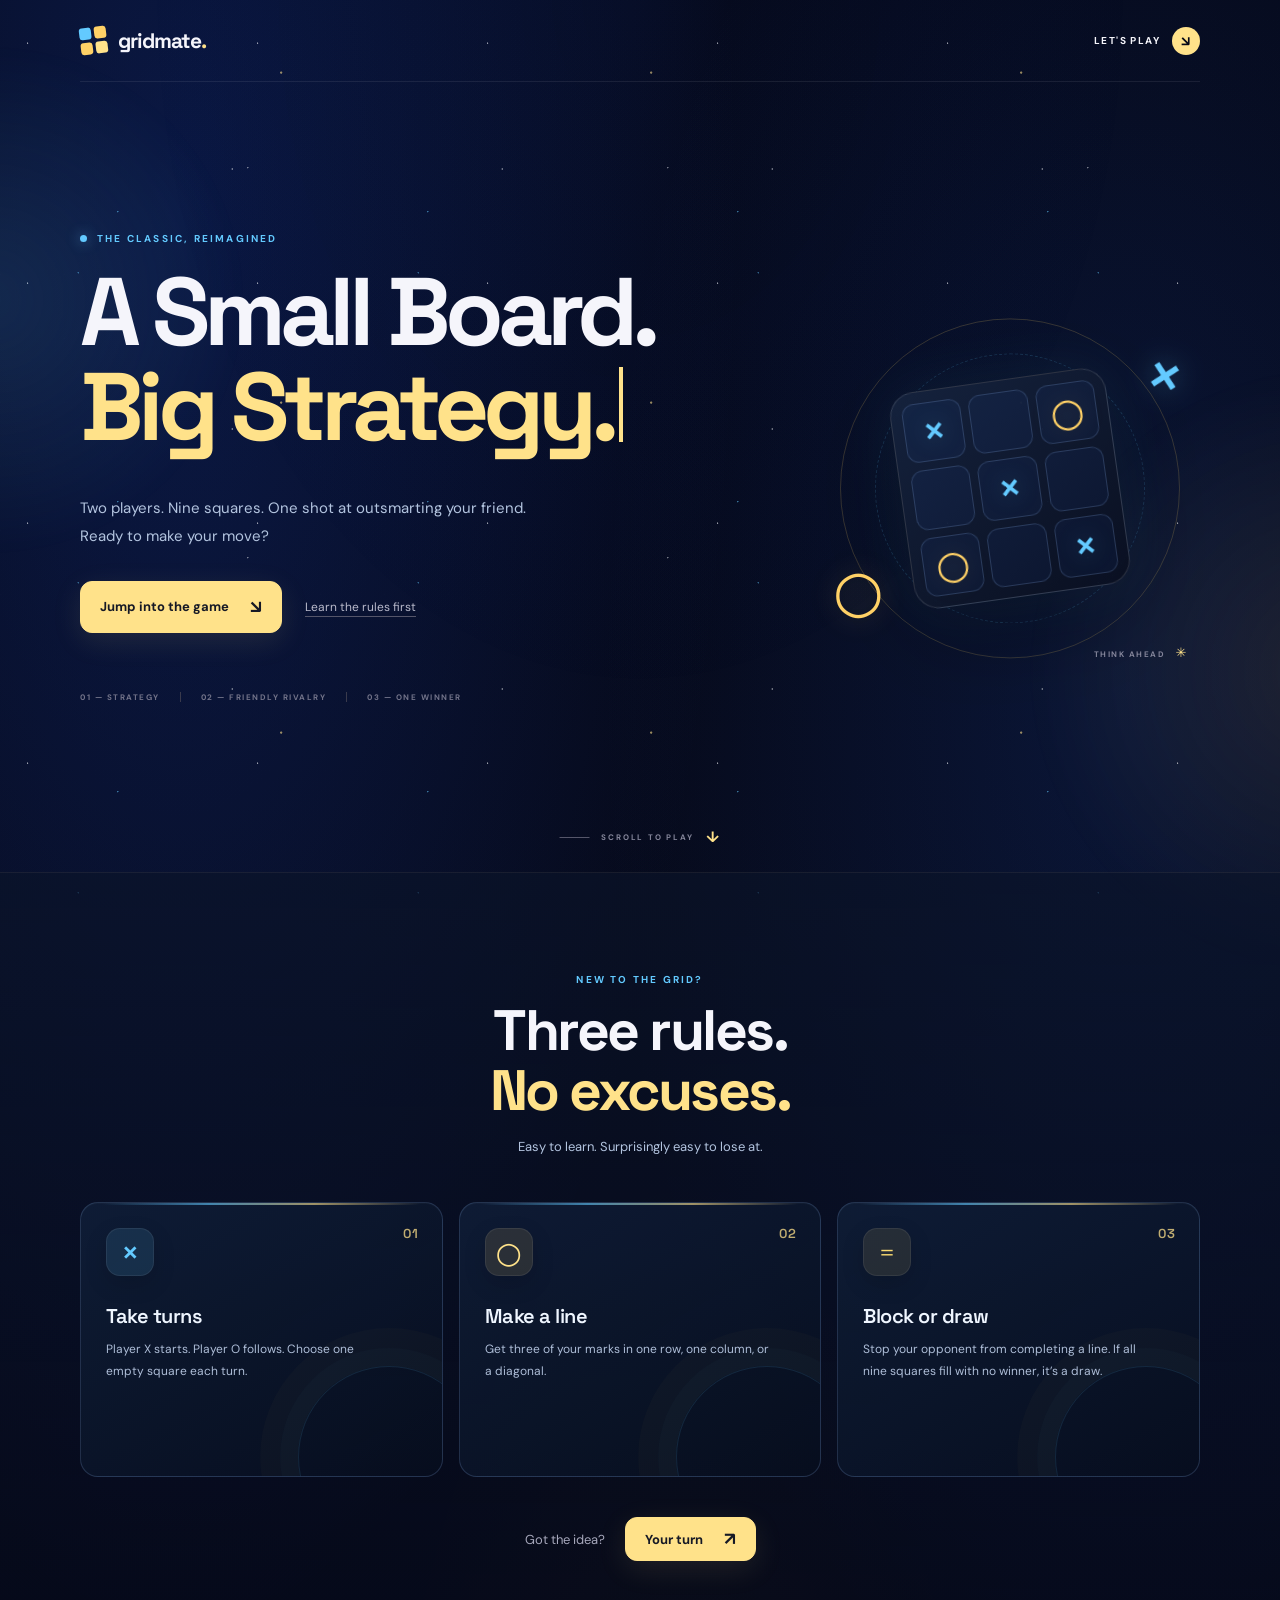
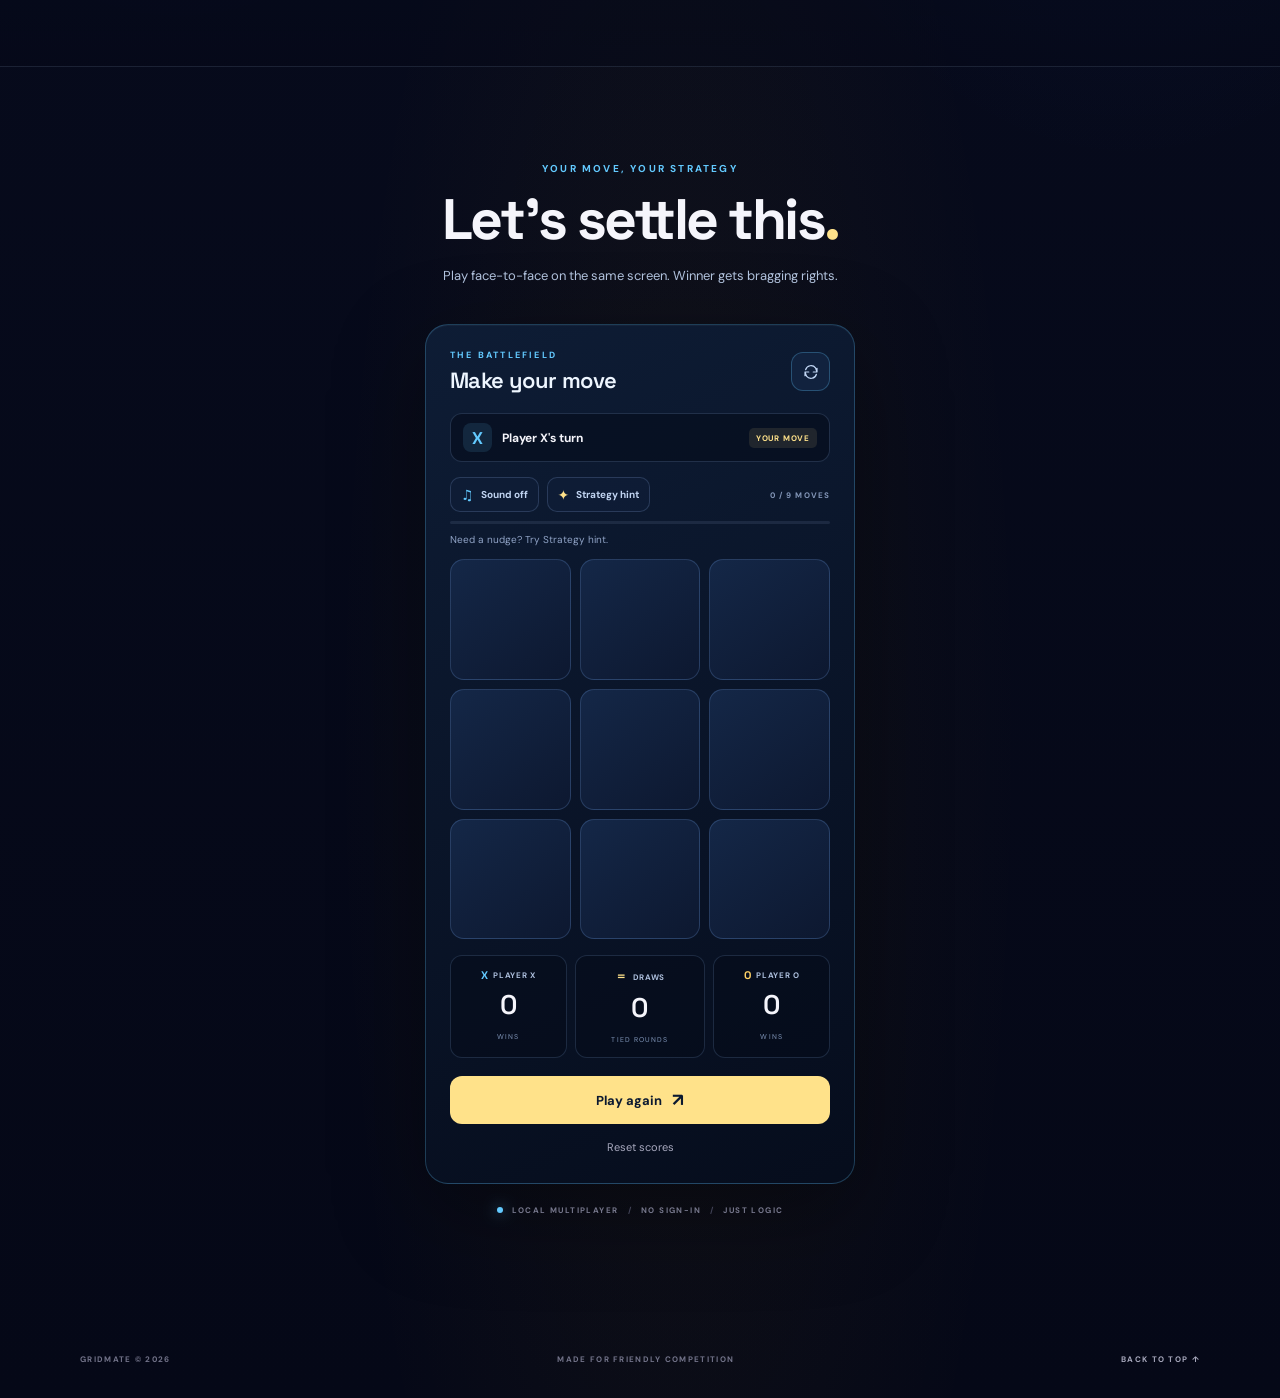
<file: index.html>
<!doctype html>
<html lang="en">
<head>
  <meta charset="utf-8">
  <meta name="viewport" content="width=device-width, initial-scale=1">
  <meta name="theme-color" content="#10111b">
  <meta name="description" content="A Small Board. Big Strategy. Play a stylish two-player Tic Tac Toe game and learn the rules.">
  <title>Gridmate — A Small Board. Big Strategy.</title>
  <link rel="preconnect" href="https://fonts.googleapis.com">
  <link rel="preconnect" href="https://fonts.gstatic.com" crossorigin>
  <link href="https://fonts.googleapis.com/css2?family=DM+Sans:wght@400;500;600;700&family=Space+Grotesk:wght@400;500;600;700&display=swap" rel="stylesheet">
  <link rel="stylesheet" href="style.css">
  <script src="script.js" defer></script>
</head>
<body class="is-loading">
  <div class="intro-screen" id="intro-screen" role="status" aria-label="Gridmate is getting the game ready">
    <div class="intro-nebula intro-nebula-one" aria-hidden="true"></div>
    <div class="intro-nebula intro-nebula-two" aria-hidden="true"></div>
    <div class="intro-orbit intro-orbit-one" aria-hidden="true"></div>
    <div class="intro-orbit intro-orbit-two" aria-hidden="true"></div>

    <div class="intro-content">
      <div class="intro-brand-mark" aria-hidden="true">
        <span class="intro-cell intro-x">×</span><span class="intro-cell"></span><span class="intro-cell intro-o">○</span>
        <span class="intro-cell"></span><span class="intro-cell intro-x">×</span><span class="intro-cell"></span>
        <span class="intro-cell intro-o">○</span><span class="intro-cell"></span><span class="intro-cell intro-x">×</span>
      </div>
      <p class="intro-kicker"><span class="live-dot"></span> GRIDMATE GAME STUDIO</p>
      <h2 class="intro-title">THINK FAST.<br><span>PLAY SMART.</span></h2>
      <p class="intro-caption">SETTING UP THE BATTLEFIELD</p>
      <div class="intro-progress" aria-hidden="true"><span></span></div>
    </div>

    <button class="intro-skip" id="intro-skip" type="button">Skip intro <span aria-hidden="true">↗</span></button>
    <span class="intro-corner intro-corner-left" aria-hidden="true">X / O</span>
    <span class="intro-corner intro-corner-right" aria-hidden="true">3 × 3 GRID</span>
  </div>
  <div class="ambient ambient-one" aria-hidden="true"></div>
  <div class="ambient ambient-two" aria-hidden="true"></div>

  <header class="topbar app-shell">
    <a class="brand" href="#home" aria-label="Gridmate home">
      <span class="brand-mark" aria-hidden="true"><span></span><span></span><span></span><span></span></span>
      <span>gridmate<span class="brand-dot">.</span></span>
    </a>
    <a class="nav-play" href="#game">LET'S PLAY <span aria-hidden="true">↘</span></a>
  </header>

  <main>
    <section class="hero" id="home" aria-labelledby="hero-title">
      <div class="hero-grid" aria-hidden="true"></div>
      <div class="hero-content">
        <p class="eyebrow hero-enter"><span class="live-dot"></span> THE CLASSIC, REIMAGINED</p>
        <h1 id="hero-title" class="hero-enter" aria-label="A Small Board. Big Strategy.">A Small Board.<br><span class="typed-line" id="typed-line" aria-hidden="true"></span><span class="typing-cursor" aria-hidden="true"></span></h1>
        <p class="hero-copy hero-enter">Two players. Nine squares. One shot at outsmarting your friend.<br class="desktop-break"> Ready to make your move?</p>
        <div class="hero-actions hero-enter">
          <a class="hero-cta" href="#game">Jump into the game <span aria-hidden="true">↘</span></a>
          <a class="hero-secondary" href="#rules">Learn the rules first</a>
        </div>
        <div class="hero-meta hero-enter"><span>01 — STRATEGY</span><span>02 — FRIENDLY RIVALRY</span><span>03 — ONE WINNER</span></div>
      </div>
      <div class="hero-art" aria-hidden="true">
        <div class="orbit orbit-one"></div><div class="orbit orbit-two"></div>
        <div class="floating-mark floating-x">×</div>
        <div class="floating-mark floating-o">○</div>
        <div class="mini-board">
          <span class="mini-cell mini-x">×</span><span class="mini-cell"></span><span class="mini-cell mini-o">○</span>
          <span class="mini-cell"></span><span class="mini-cell mini-x">×</span><span class="mini-cell"></span>
          <span class="mini-cell mini-o">○</span><span class="mini-cell"></span><span class="mini-cell mini-x">×</span>
        </div>
        <span class="art-caption">THINK AHEAD <span>✳</span></span>
      </div>
      <a class="scroll-cue" href="#game"><span class="scroll-line"></span><span>SCROLL TO PLAY</span><span class="scroll-arrow">↓</span></a>
    </section>

    <section class="rules-section" id="rules" aria-labelledby="rules-title">
      <div class="section-shell">
        <div class="section-heading reveal">
          <p class="eyebrow">NEW TO THE GRID?</p>
          <h2 id="rules-title">Three rules.<br><span>No excuses.</span></h2>
          <p>Easy to learn. Surprisingly easy to lose at.</p>
        </div>
        <div class="rules-grid">
          <article class="rule-card reveal"><span class="rule-number">01</span><div class="rule-symbol rule-symbol-x">×</div><h3>Take turns</h3><p>Player X starts. Player O follows. Choose one empty square each turn.</p></article>
          <article class="rule-card reveal"><span class="rule-number">02</span><div class="rule-symbol rule-symbol-o">○</div><h3>Make a line</h3><p>Get three of your marks in one row, one column, or a diagonal.</p></article>
          <article class="rule-card reveal"><span class="rule-number">03</span><div class="rule-symbol rule-symbol-draw">＝</div><h3>Block or draw</h3><p>Stop your opponent from completing a line. If all nine squares fill with no winner, it’s a draw.</p></article>
        </div>
        <div class="rules-bottom reveal"><p>Got the idea?</p><a href="#game" class="hero-cta">Your turn <span aria-hidden="true">↗</span></a></div>
      </div>
    </section>

    <section class="play-section section-shell" id="game" aria-labelledby="game-title">
      <div class="section-heading reveal">
        <p class="eyebrow">YOUR MOVE, YOUR STRATEGY</p>
        <h2 id="game-title">Let's settle this<span>.</span></h2>
        <p>Play face-to-face on the same screen. Winner gets bragging rights.</p>
      </div>

      <section class="game-card reveal" aria-label="Tic Tac Toe game">
        <div class="game-card-head">
          <div>
            <p class="section-kicker">THE BATTLEFIELD</p>
            <h3>Make your move</h3>
          </div>
          <button class="icon-button" id="reset-game" type="button" title="Restart round" aria-label="Restart round">
            <svg viewBox="0 0 24 24" aria-hidden="true"><path d="M20 7v5h-5M4.8 9A7.5 7.5 0 0 1 18 6.5L20 12M4 17v-5h5m10.2 3A7.5 7.5 0 0 1 6 17.5L4 12"/></svg>
          </button>
        </div>

        <div class="turn-banner" id="turn-banner" role="status" aria-live="polite">
          <span class="turn-symbol x-symbol" id="turn-symbol">X</span>
          <span class="turn-text" id="turn-text">Player X's turn</span>
          <span class="turn-pill" id="turn-pill">YOUR MOVE</span>
        </div>

        <div class="game-toolbar" aria-label="Game tools">
          <button class="tool-button" id="sound-toggle" type="button" aria-pressed="false" title="Turn sound effects on or off">
            <span class="tool-icon" aria-hidden="true">♫</span><span id="sound-label">Sound off</span>
          </button>
          <button class="tool-button tool-button-hint" id="hint-button" type="button" title="Get a strategic suggestion">
            <span class="tool-icon" aria-hidden="true">✦</span><span>Strategy hint</span>
          </button>
          <span class="move-count" id="move-count" aria-live="polite">0 / 9 MOVES</span>
        </div>
        <div class="move-track" aria-hidden="true"><span id="move-progress"></span></div>
        <p class="hint-feedback" id="hint-feedback" role="status" aria-live="polite">Need a nudge? Try Strategy hint.</p>

        <div class="board" id="board" role="group" aria-label="Tic Tac Toe board">
          <button class="cell" type="button" data-index="0" aria-label="Row 1, column 1, empty"></button>
          <button class="cell" type="button" data-index="1" aria-label="Row 1, column 2, empty"></button>
          <button class="cell" type="button" data-index="2" aria-label="Row 1, column 3, empty"></button>
          <button class="cell" type="button" data-index="3" aria-label="Row 2, column 1, empty"></button>
          <button class="cell" type="button" data-index="4" aria-label="Row 2, column 2, empty"></button>
          <button class="cell" type="button" data-index="5" aria-label="Row 2, column 3, empty"></button>
          <button class="cell" type="button" data-index="6" aria-label="Row 3, column 1, empty"></button>
          <button class="cell" type="button" data-index="7" aria-label="Row 3, column 2, empty"></button>
          <button class="cell" type="button" data-index="8" aria-label="Row 3, column 3, empty"></button>
        </div>

        <div class="scoreboard" aria-label="Scoreboard">
          <div class="score score-x"><div class="score-heading"><span class="mini-mark">X</span><span>PLAYER X</span></div><strong id="score-x" aria-label="Player X wins">0</strong><span class="score-label">WINS</span></div>
          <div class="score score-draw"><div class="score-heading"><span class="draw-mark" aria-hidden="true">＝</span><span>DRAWS</span></div><strong id="score-draw" aria-label="Draws">0</strong><span class="score-label">TIED ROUNDS</span></div>
          <div class="score score-o"><div class="score-heading"><span class="mini-mark">O</span><span>PLAYER O</span></div><strong id="score-o" aria-label="Player O wins">0</strong><span class="score-label">WINS</span></div>
        </div>

        <div class="game-actions">
          <button class="primary-button" id="play-again" type="button">Play again <span aria-hidden="true">↗</span></button>
          <button class="text-button" id="reset-scores" type="button">Reset scores</button>
        </div>
      </section>
      <p class="play-note reveal"><span class="note-dot"></span> LOCAL MULTIPLAYER <span class="note-divider">/</span> NO SIGN-IN <span class="note-divider">/</span> JUST LOGIC</p>
    </section>

    
  </main>

  <div class="winner-modal" id="winner-modal" hidden aria-hidden="true">
    <div class="winner-backdrop" data-dismiss-winner="true"></div>
    <div class="confetti-layer" id="confetti-layer" aria-hidden="true"></div>
    <section class="winner-dialog" role="dialog" aria-modal="true" aria-labelledby="winner-title" aria-describedby="winner-message" tabindex="-1">
      <button class="winner-close" id="winner-close" type="button" aria-label="Close result popup">×</button>
      <div class="winner-orbit winner-orbit-one" aria-hidden="true"></div>
      <div class="winner-orbit winner-orbit-two" aria-hidden="true"></div>
      <div class="winner-badge" id="winner-badge" aria-hidden="true">X</div>
      <p class="winner-kicker" id="winner-kicker">ROUND COMPLETE</p>
      <h2 id="winner-title">Player X wins!</h2>
      <p class="winner-message" id="winner-message">Three in a row. Beautifully played.</p>
      <div class="winner-result-meta"><span id="winner-move-summary">5 MOVES PLAYED</span><span class="result-divider">·</span><span id="winner-score-summary">X 1 — 0 O</span></div>
      <button class="primary-button winner-next" id="modal-next-round" type="button">Play next round <span aria-hidden="true">↗</span></button>
      <button class="text-button winner-back-button" id="modal-back" type="button">Back to the board</button>
    </section>
  </div>

  <footer class="footer app-shell"><span>GRIDMATE © <span id="year">2026</span></span><span>MADE FOR FRIENDLY COMPETITION</span><a href="#home">BACK TO TOP ↑</a></footer>
</body>
</html>
</file>
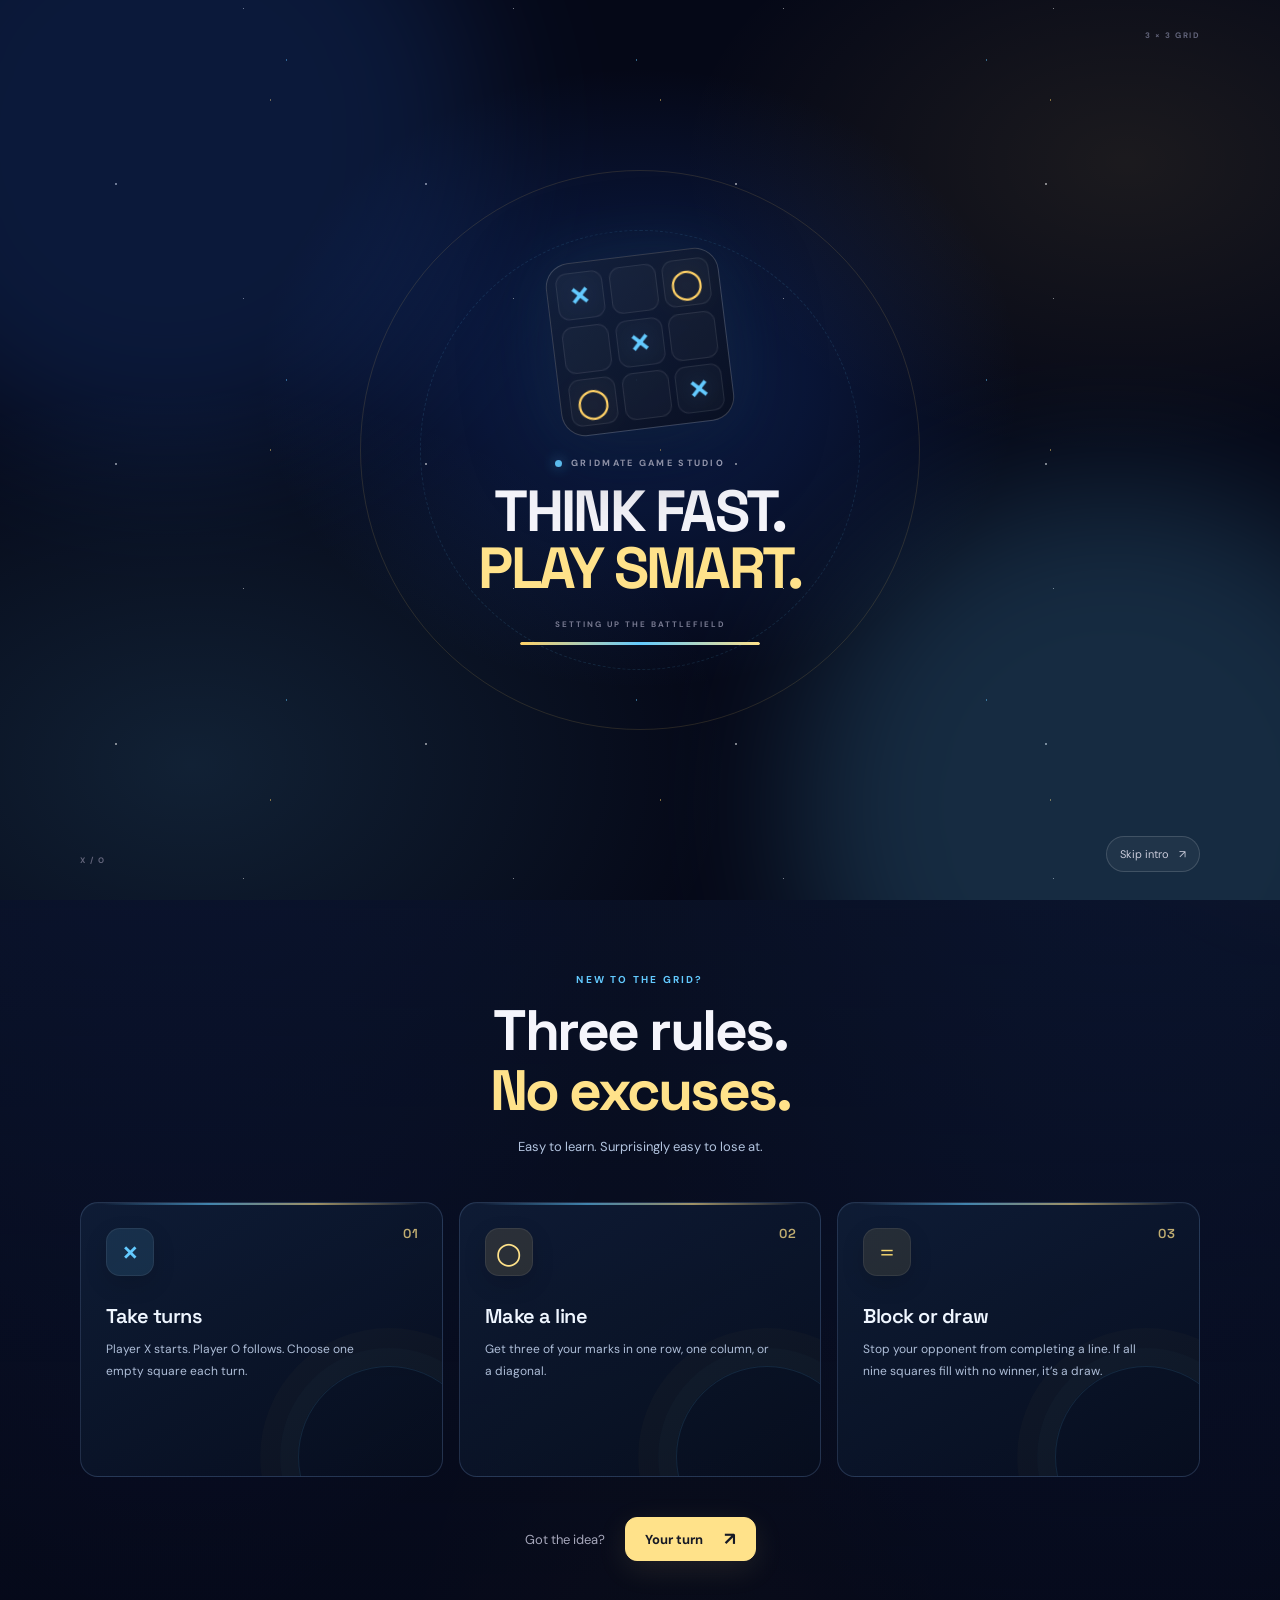
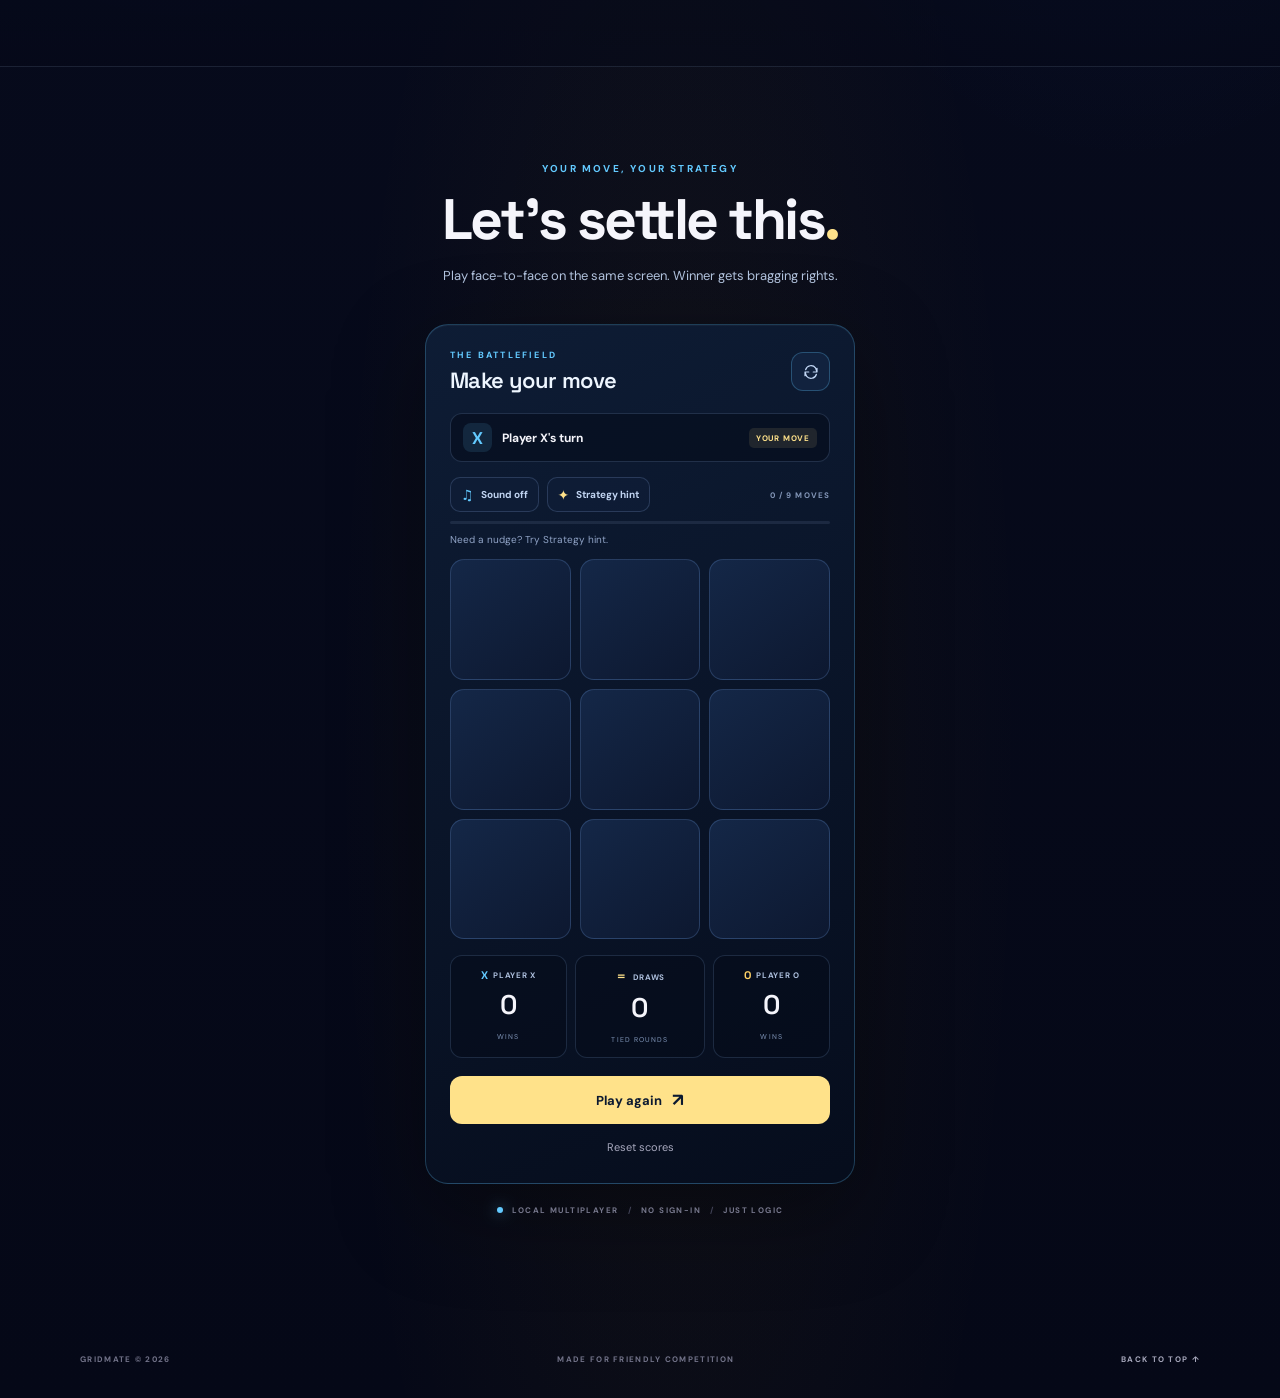
<file: play-tic-tac-toe.html>
<!doctype html>
<html lang="en">
<head>
  <meta charset="utf-8">
  <meta name="viewport" content="width=device-width, initial-scale=1">
  <meta http-equiv="refresh" content="0; url=index.html">
  <title>Gridmate — opening game</title>
  <script>window.location.replace('index.html');</script>
</head>
<body><p>Opening Gridmate… <a href="index.html">Continue to the game</a>.</p></body>
</html>
</file>
<file: style.css>
:root {
  color-scheme: dark;
  --bg: #050817;
  --panel: #10182c;
  --panel-2: #16223a;
  --line: #323347;
  --muted: #9697ad;
  --text: #f5f5fb;
  --x: #63caff;
  --o: #ffd166;
  --accent: #ffe28a;
  --font-display: 'Space Grotesk', system-ui, sans-serif;
  --font-body: 'DM Sans', system-ui, sans-serif;
}

/* Base setup */
* { box-sizing: border-box; }
html { min-width: 320px; overflow-x: clip; scroll-behavior: smooth; scroll-padding-top: 24px; }
body {
  position: relative;
  overflow-x: hidden;
  margin: 0;
  min-height: 100vh;
  color: var(--text);
  font-family: var(--font-body);
  isolation: isolate;
  background-color: var(--bg);
  background-image:
    radial-gradient(ellipse at 14% 7%, rgba(29, 78, 216, .23), transparent 36%),
    radial-gradient(ellipse at 88% 23%, rgba(37, 99, 235, .14), transparent 33%),
    radial-gradient(ellipse at 53% 78%, rgba(234, 179, 8, .055), transparent 36%),
    linear-gradient(180deg, rgba(5, 8, 23, .96), rgba(7, 11, 29, .9) 46%, rgba(5, 8, 23, .98));
}
body::before {
  position: fixed;
  inset: 0;
  z-index: -1;
  content: "";
  pointer-events: none;
  opacity: .62;
  background-image:
    radial-gradient(1px 1px at 12% 18%, rgba(255,255,255,.95) 50%, transparent 100%),
    radial-gradient(1px 1px at 38% 73%, rgba(99,202,255,.9) 50%, transparent 100%),
    radial-gradient(1.5px 1.5px at 76% 22%, rgba(255,226,138,.95) 50%, transparent 100%),
    radial-gradient(1px 1px at 86% 65%, rgba(255,255,255,.8) 50%, transparent 100%),
    radial-gradient(1px 1px at 59% 43%, rgba(255,255,255,.75) 50%, transparent 100%),
    radial-gradient(1px 1px at 23% 88%, rgba(99,202,255,.75) 50%, transparent 100%);
  background-size: 230px 240px, 310px 290px, 370px 330px, 270px 260px, 420px 390px, 340px 310px;
  animation: star-drift 90s linear infinite;
}
body::selection { color: var(--bg); background: var(--accent); }
a { color: inherit; }
button { font: inherit; }
button:focus-visible, a:focus-visible { outline: 3px solid var(--accent); outline-offset: 4px; }
.app-shell, .section-shell { width: min(1120px, calc(100% - 48px)); margin-inline: auto; }

/* Soft glows behind the page */
.ambient { position: absolute; z-index: -1; pointer-events: none; border-radius: 50%; filter: blur(2px); }
.ambient-one { width: 520px; height: 520px; top: 40px; left: -270px; background: radial-gradient(circle, rgba(99,202,255,.075), transparent 70%); }
.ambient-two { width: 620px; height: 620px; top: 360px; right: -360px; background: radial-gradient(circle, rgba(255,209,102,.09), transparent 70%); }

/* Header */
.topbar { height: 82px; display: flex; align-items: center; justify-content: space-between; border-bottom: 1px solid rgba(255,255,255,.08); position: relative; z-index: 5; }
.brand { display: inline-flex; align-items: center; gap: 11px; color: var(--text); text-decoration: none; font: 700 21px var(--font-display); letter-spacing: -1px; }
.brand-dot { color: var(--accent); }
.brand-mark { width: 27px; height: 27px; display: grid; grid-template-columns: 1fr 1fr; gap: 3px; transform: rotate(-7deg); }
.brand-mark span { border-radius: 3px; background: var(--x); }
.brand-mark span:nth-child(2), .brand-mark span:nth-child(3) { background: var(--o); }
.brand-mark span:nth-child(4) { background: var(--accent); }
.nav-play { display: inline-flex; align-items: center; gap: 12px; text-decoration: none; color: var(--text); font-size: 10px; font-weight: 700; letter-spacing: 1.4px; }
.nav-play span { display: grid; place-items: center; width: 28px; height: 28px; color: var(--bg); background: var(--accent); border-radius: 50%; font-size: 14px; transition: transform .2s; }
.nav-play:hover span { transform: translate(2px, 2px); }

/* Hero / first screen */
.hero { position: relative; isolation: isolate; min-height: min(790px, calc(100svh - 82px)); display: flex; align-items: center; overflow: hidden; padding: 80px max(24px, calc((100% - 1120px) / 2)) 100px; }
.hero-grid { position: absolute; inset: 0; z-index: -2; opacity: .16; background-image: linear-gradient(rgba(255,255,255,.055) 1px, transparent 1px), linear-gradient(90deg, rgba(255,255,255,.055) 1px, transparent 1px); background-size: 64px 64px; mask-image: linear-gradient(to bottom, transparent, #000 18%, #000 70%, transparent); }
.hero-content { position: relative; z-index: 2; width: min(670px, 68%); }
.eyebrow, .section-kicker { color: var(--x); font-size: 10px; font-weight: 700; letter-spacing: 2.2px; margin: 0 0 20px; }
.hero .eyebrow { display: flex; align-items: center; gap: 10px; }
.live-dot, .note-dot { display: inline-block; width: 7px; height: 7px; border-radius: 50%; background: var(--x); box-shadow: 0 0 13px rgba(99,202,255,.65); }
h1, h2, h3, p { margin-top: 0; }
.hero h1 { max-width: 760px; min-height: 2.1em; font: 700 clamp(56px, 7.5vw, 96px)/.99 var(--font-display); letter-spacing: -6px; margin: 0 0 27px; }
.hero h1 .typed-line { color: var(--accent); }
.typing-cursor { display: inline-block; height: .78em; width: 4px; margin-left: 5px; background: var(--accent); vertical-align: -.02em; animation: blink-cursor .8s steps(2, start) infinite; }
.hero-copy { max-width: 510px; color: #a7a8bc; font-size: 15px; line-height: 1.9; margin-bottom: 30px; }
.hero-actions { display: flex; align-items: center; flex-wrap: wrap; gap: 23px; }
.hero-cta { min-height: 52px; display: inline-flex; align-items: center; justify-content: center; gap: 21px; padding: 0 19px; border: 1px solid var(--accent); border-radius: 12px; color: #161925; background: var(--accent); font-size: 13px; font-weight: 700; text-decoration: none; transition: transform .2s, background .2s, box-shadow .2s; box-shadow: 0 8px 30px rgba(255,226,138,.1); }
.hero-cta span { font-size: 18px; }
.hero-cta:hover { transform: translateY(-3px); background: #f0ffc1; box-shadow: 0 12px 35px rgba(255,226,138,.17); }
.hero-secondary { color: #b9bacb; font-size: 12px; text-decoration-color: #55566a; text-underline-offset: 5px; }
.hero-secondary:hover { color: var(--text); }
.hero-meta { display: flex; gap: 20px; flex-wrap: wrap; margin-top: 59px; color: #73748a; font-size: 8px; font-weight: 700; letter-spacing: 1.5px; }
.hero-meta span + span { border-left: 1px solid #393a4c; padding-left: 20px; }

/* Floating board artwork: purely decorative, separate from the playable game */
.hero-art { position: absolute; width: 380px; height: 380px; right: max(6%, calc((100% - 1120px) / 2)); top: 50%; transform: translateY(-47%); display: grid; place-items: center; }
.orbit { position: absolute; border: 1px solid rgba(255,209,102,.19); border-radius: 50%; }
.orbit-one { width: 340px; height: 340px; animation: slow-spin 32s linear infinite; }
.orbit-two { width: 270px; height: 270px; border-color: rgba(99,202,255,.19); border-style: dashed; animation: slow-spin 45s linear infinite reverse; }
 .mini-board { width: 218px; height: 218px; display: grid; grid-template-columns: repeat(3, 1fr); gap: 8px; padding: 11px; transform: rotate(-8deg); border: 1px solid rgba(255,255,255,.14); border-radius: 25px; background: linear-gradient(145deg, rgba(20,34,61,.96), rgba(9,15,32,.96)); box-shadow: 0 25px 100px rgba(0,0,0,.4), 0 0 65px rgba(99,202,255,.1); animation: mini-board-rotate 30s linear infinite; }
.mini-cell { display: grid; place-items: center; border: 1px solid #393a50; border-radius: 12px; background: rgba(255,255,255,.025); color: transparent; font: 500 39px var(--font-display); }
.mini-x { color: var(--x); text-shadow: 0 0 25px rgba(99,202,255,.25); }
.mini-o { color: var(--o); text-shadow: 0 0 25px rgba(255,209,102,.25); }
.floating-mark { position: absolute; z-index: 2; font-family: var(--font-display); font-weight: 500; }
.floating-x { right: 16px; top: 39px; color: var(--x); font-size: 61px; transform: rotate(12deg); animation: bob 5s ease-in-out infinite; }
.floating-o { left: 13px; bottom: 50px; color: var(--o); font-size: 58px; animation: bob 6s ease-in-out infinite reverse; }
.art-caption { position: absolute; bottom: 17px; right: 12px; color: #84859a; font-size: 8px; font-weight: 700; letter-spacing: 1.5px; }
.art-caption span { color: var(--accent); padding-left: 7px; font-size: 13px; }
.scroll-cue { position: absolute; bottom: 25px; left: 50%; transform: translateX(-50%); display: flex; align-items: center; gap: 12px; text-decoration: none; color: #85869a; font-size: 8px; font-weight: 700; letter-spacing: 1.8px; white-space: nowrap; }
.scroll-line { width: 30px; height: 1px; background: #55566a; }
.scroll-arrow { color: var(--accent); font-size: 15px; animation: arrow-bob 1.5s ease-in-out infinite; }
.hero-enter { animation: enter-up .8s both; }
.hero-enter:nth-child(1) { animation-delay: .08s; }
.hero-enter:nth-child(2) { animation-delay: .2s; }
.hero-enter:nth-child(3) { animation-delay: .34s; }
.hero-enter:nth-child(4) { animation-delay: .48s; }
.hero-enter:nth-child(5) { animation-delay: .6s; }

/* Game section */
.play-section { padding-top: 95px; padding-bottom: 105px; display: flex; flex-direction: column; align-items: center; }
.section-heading { width: 100%; max-width: 670px; text-align: center; margin: 0 auto 37px; }
.section-heading .eyebrow { margin-bottom: 15px; }
.section-heading h2 { font: 700 clamp(38px, 5vw, 57px)/1.05 var(--font-display); letter-spacing: -2.5px; margin: 0 0 14px; }
.section-heading h2 span { color: var(--accent); }
.section-heading > p:last-child { color: #a7a8bc; line-height: 1.8; font-size: 13px; margin-bottom: 0; }
.game-card { width: min(100%, 430px); background: linear-gradient(160deg, rgba(31,32,49,.98), rgba(23,24,38,.98)); border: 1px solid #323247; border-radius: 23px; padding: 24px; box-shadow: 0 26px 90px rgba(0,0,0,.24); }
.game-card-head { display: flex; align-items: center; justify-content: space-between; margin-bottom: 19px; }
.section-kicker { margin-bottom: 5px; font-size: 9px; }
.game-card h3 { font: 600 22px var(--font-display); letter-spacing: -.6px; margin: 0; }
.icon-button { display: grid; place-items: center; width: 39px; height: 39px; border: 1px solid #3a3b51; color: #c6c7d7; background: #26273a; border-radius: 12px; cursor: pointer; transition: background .2s, transform .2s; }
.icon-button:hover { background: #34354b; transform: rotate(-25deg); }
.icon-button svg { width: 18px; fill: none; stroke: currentColor; stroke-width: 1.6; stroke-linecap: round; stroke-linejoin: round; }
.turn-banner { display: flex; align-items: center; gap: 10px; min-height: 49px; padding: 9px 12px; border: 1px solid #3a3b50; border-radius: 12px; background: rgba(12,13,23,.34); margin-bottom: 15px; }
.turn-symbol { display: grid; place-items: center; height: 29px; width: 29px; border-radius: 8px; font: 700 17px var(--font-display); }
.x-symbol { color: var(--x); background: rgba(99,202,255,.12); }
.o-symbol { color: var(--o); background: rgba(255,209,102,.13); }
.turn-text { font-size: 12px; font-weight: 700; }
.turn-pill { margin-left: auto; padding: 5px 7px; background: rgba(255,226,138,.1); color: var(--accent); border-radius: 5px; font-size: 8px; letter-spacing: .8px; font-weight: 700; white-space: nowrap; }
.turn-banner.is-over .turn-pill { background: rgba(255,209,102,.13); color: var(--o); }
.board { display: grid; grid-template-columns: repeat(3, 1fr); gap: 9px; aspect-ratio: 1; }
.cell { display: grid; place-items: center; min-width: 0; border: 1px solid #3b3c53; border-radius: 14px; background: linear-gradient(145deg, #27283b, #222336); color: var(--text); cursor: pointer; font: 600 clamp(38px, 5.8vw, 58px)/1 var(--font-display); transition: border-color .18s, background .18s, transform .18s; }
.cell:hover:not(:disabled) { background: #303149; border-color: #676981; transform: translateY(-1px); }
.cell:disabled { cursor: default; }
.cell.mark-x { color: var(--x); text-shadow: 0 0 22px rgba(99,202,255,.16); }
.cell.mark-o { color: var(--o); text-shadow: 0 0 22px rgba(255,209,102,.16); }
.cell.winning-cell { background: rgba(255,226,138,.13); border-color: var(--accent); box-shadow: inset 0 0 0 1px rgba(255,226,138,.15); }
.scoreboard { display: grid; grid-template-columns: 1fr 1.12fr 1fr; gap: 8px; margin-top: 16px; }
.score { min-width: 0; padding: 12px 8px 10px; border: 1px solid #34354a; background: rgba(12,13,23,.25); border-radius: 12px; text-align: center; }
.score-heading { display: flex; gap: 5px; align-items: center; justify-content: center; color: #a7a8bb; font-size: 8px; font-weight: 700; letter-spacing: .7px; white-space: nowrap; }
.mini-mark { color: var(--x); font: 700 11px var(--font-display); }
.score-o .mini-mark { color: var(--o); }
.draw-mark { color: var(--accent); font-size: 12px; }
.score strong { display: block; margin: 5px 0 1px; font: 600 27px var(--font-display); }
.score-label { color: #7d7e94; font-size: 7px; letter-spacing: 1.1px; }
.game-actions { display: flex; flex-direction: column; gap: 11px; margin-top: 18px; }
.primary-button { min-height: 48px; display: flex; align-items: center; justify-content: center; gap: 10px; border: 0; border-radius: 12px; color: #161925; background: var(--accent); font-size: 13px; font-weight: 700; cursor: pointer; transition: transform .18s, background .18s; }
.primary-button span { font-size: 18px; }
.primary-button:hover { background: #eefdc3; transform: translateY(-1px); }
.text-button { padding: 5px; color: #a8a9be; background: transparent; border: 0; font-size: 11px; cursor: pointer; }
.text-button:hover { color: var(--text); text-decoration: underline; }
.play-note { display: flex; align-items: center; gap: 9px; margin: 21px 0 0; color: #77788d; font-size: 8px; font-weight: 700; letter-spacing: 1.4px; }
.note-dot { width: 6px; height: 6px; }
.note-divider { color: #44455a; }

/* Rules section appears farther down the page */
.rules-section { position: relative; padding: 100px 0 105px; border-top: 1px solid rgba(255,255,255,.075); border-bottom: 1px solid rgba(255,255,255,.075); background: linear-gradient(180deg, rgba(28,29,45,.64), rgba(16,17,27,.48)); }
.rules-section .section-heading { margin-bottom: 44px; }
.rules-section .section-heading h2 span { color: var(--o); }
.rules-grid { display: grid; grid-template-columns: repeat(3, 1fr); gap: 16px; }
.rule-card { position: relative; min-height: 255px; padding: 25px; border: 1px solid #34354a; border-radius: 18px; background: rgba(24,25,40,.72); overflow: hidden; transition: transform .2s, border-color .2s, background .2s; }
.rule-card:hover { transform: translateY(-5px); border-color: #55566e; background: rgba(31,32,49,.92); }
.rule-number { position: absolute; top: 22px; right: 23px; color: #67687e; font: 600 12px var(--font-display); letter-spacing: 1px; }
.rule-symbol { display: grid; place-items: center; width: 48px; height: 48px; margin-bottom: 27px; border-radius: 14px; font: 500 30px var(--font-display); }
.rule-symbol-x { color: var(--x); background: rgba(99,202,255,.1); }
.rule-symbol-o { color: var(--o); background: rgba(255,209,102,.11); }
.rule-symbol-draw { color: var(--accent); background: rgba(255,226,138,.1); font-size: 22px; }
.rule-card h3 { margin: 0 0 10px; font: 600 20px var(--font-display); letter-spacing: -.5px; }
.rule-card p { max-width: 285px; margin: 0; color: #9c9db1; font-size: 12px; line-height: 1.8; }
.rules-bottom { display: flex; align-items: center; justify-content: center; gap: 20px; margin-top: 40px; }
.rules-bottom p { margin: 0; color: #a7a8bc; font-size: 13px; }
.rules-bottom .hero-cta { min-height: 44px; }

/* Footer */
.footer { min-height: 78px; display: flex; align-items: center; justify-content: space-between; gap: 20px; padding-top: 20px; padding-bottom: 20px; color: #73748a; font-size: 8px; font-weight: 700; letter-spacing: 1.3px; }
.footer a { color: #a7a8bc; text-decoration: none; }
.footer a:hover { color: var(--accent); }

/* Scroll reveal. If JS is disabled, content remains visible by default. */
.reveal { opacity: 0; transform: translateY(24px); transition: opacity .7s ease, transform .7s ease; }
.reveal.is-visible { opacity: 1; transform: translateY(0); }
.rules-grid .rule-card:nth-child(2) { transition-delay: .1s; }
.rules-grid .rule-card:nth-child(3) { transition-delay: .2s; }

/* Motion */
@keyframes blink-cursor { to { visibility: hidden; } }
@keyframes enter-up { from { opacity: 0; transform: translateY(20px); } to { opacity: 1; transform: translateY(0); } }
@keyframes slow-spin { to { transform: rotate(360deg); } }
@keyframes board-float { 0%, 100% { translate: 0 0; } 50% { translate: 0 -11px; } }
@keyframes bob { 0%, 100% { translate: 0 0; } 50% { translate: 0 -10px; } }
@keyframes arrow-bob { 0%, 100% { translate: 0 0; } 50% { translate: 0 4px; } }

/* Tablet */
@media (max-width: 1100px) {
  .hero { min-height: 690px; padding-top: 70px; padding-bottom: 95px; }
  .hero-content { width: 66%; }
  .hero h1 { font-size: clamp(54px, 7vw, 76px); letter-spacing: -4.5px; }
  .hero-art { width: 300px; height: 300px; right: -8px; opacity: .82; }
  .orbit-one { width: 290px; height: 290px; }
  .orbit-two { width: 230px; height: 230px; }
  .mini-board { width: 185px; height: 185px; gap: 6px; padding: 9px; }
  .mini-cell { font-size: 32px; border-radius: 9px; }
  .floating-x { right: 0; top: 30px; }
  .floating-o { left: 0; bottom: 35px; }
  .rules-grid { gap: 12px; }
  .rule-card { padding: 21px; }
}

/* Phone */
@media (max-width: 700px) {
  .app-shell, .section-shell { width: min(100% - 32px, 480px); }
  .topbar { height: 70px; }
  .brand { font-size: 19px; }
  .nav-play { font-size: 9px; letter-spacing: 1px; }
  .hero { min-height: 760px; min-height: min(840px, calc(100svh - 70px)); align-items: flex-start; padding: 75px 20px 90px; }
  .hero-grid { background-size: 42px 42px; }
  .hero-content { width: 100%; }
  .hero .eyebrow { font-size: 8px; letter-spacing: 1.6px; margin-bottom: 22px; }
  .hero h1 { font-size: clamp(42px, 10.7vw, 56px); letter-spacing: -2.5px; line-height: 1.02; min-height: 2.08em; margin-bottom: 21px; }
  .typing-cursor { width: 3px; }
  .hero-copy { max-width: 360px; font-size: 13px; line-height: 1.8; margin-bottom: 25px; }
  .desktop-break { display: none; }
  .hero-actions { gap: 18px; align-items: flex-start; flex-direction: column; }
  .hero-cta { min-height: 49px; }
  .hero-meta { margin-top: 35px; gap: 10px 13px; font-size: 7px; letter-spacing: 1px; }
  .hero-meta span + span { padding-left: 13px; }
  .hero-art { width: 180px; height: 180px; right: 4px; top: auto; bottom: 25px; transform: none; opacity: .34; }
  .orbit-one { width: 170px; height: 170px; }
  .orbit-two { width: 140px; height: 140px; }
  .mini-board { width: 118px; height: 118px; gap: 4px; padding: 6px; border-radius: 15px; }
  .mini-cell { font-size: 20px; border-radius: 6px; }
  .floating-mark { font-size: 33px; }
  .floating-x { top: 8px; right: 0; }
  .floating-o { bottom: 8px; left: 0; }
  .art-caption { display: none; }
  .scroll-cue { bottom: 18px; font-size: 7px; letter-spacing: 1.3px; }
  .play-section { padding-top: 72px; padding-bottom: 75px; }
  .section-heading { margin-bottom: 29px; }
  .section-heading .eyebrow { font-size: 8px; letter-spacing: 1.8px; }
  .section-heading h2 { font-size: clamp(37px, 10vw, 48px); letter-spacing: -2px; }
  .section-heading > p:last-child { max-width: 340px; margin-inline: auto; font-size: 12px; }
  .game-card { padding: 18px; border-radius: 19px; }
  .game-card-head { margin-bottom: 15px; }
  .game-card h3 { font-size: 20px; }
  .board { gap: 7px; }
  .cell { border-radius: 12px; font-size: clamp(38px, 12vw, 54px); }
  .score { padding: 12px 3px 10px; }
  .score-heading { font-size: 7px; letter-spacing: .4px; gap: 4px; }
  .score strong { font-size: 25px; }
  .score-label { font-size: 6px; letter-spacing: .7px; }
  .play-note { font-size: 7px; letter-spacing: .8px; flex-wrap: wrap; justify-content: center; }
  .rules-section { padding: 74px 0 78px; }
  .rules-grid { grid-template-columns: 1fr; gap: 12px; }
  .rule-card { min-height: auto; padding: 21px; }
  .rule-symbol { margin-bottom: 18px; }
  .rules-bottom { gap: 14px; margin-top: 30px; }
  .footer { flex-wrap: wrap; justify-content: space-between; min-height: 85px; gap: 13px; font-size: 7px; letter-spacing: .8px; }
  .footer span:nth-child(2) { display: none; }
}

@media (prefers-reduced-motion: reduce) {
  *, *::before, *::after { scroll-behavior: auto !important; animation-duration: .01ms !important; animation-iteration-count: 1 !important; transition-duration: .01ms !important; }
  .reveal { opacity: 1; transform: none; }
}

/* Animated splash intro shown before the main website */
body.is-loading { overflow: hidden; }
.intro-screen {
  position: fixed;
  inset: 0;
  z-index: 10000;
  display: grid;
  place-items: center;
  overflow: hidden;
  isolation: isolate;
  color: var(--text);
  background: radial-gradient(ellipse at 50% 42%, rgba(37, 99, 235, .27), transparent 42%),
              radial-gradient(ellipse at 15% 85%, rgba(99, 202, 255, .13), transparent 35%),
              radial-gradient(ellipse at 88% 18%, rgba(255, 209, 102, .09), transparent 28%),
              #050817;
  opacity: 1;
  visibility: visible;
  transition: opacity .65s ease, visibility .65s ease;
}
.intro-screen::before {
  position: absolute;
  inset: -20%;
  z-index: -3;
  content: "";
  opacity: .48;
  background-image: radial-gradient(2px 2px at 20% 30%, #fff 50%, transparent 60%),
                    radial-gradient(1px 1px at 70% 20%, #ffd166 50%, transparent 60%),
                    radial-gradient(1.5px 1.5px at 55% 75%, #63caff 50%, transparent 60%),
                    radial-gradient(1px 1px at 85% 65%, #fff 50%, transparent 60%),
                    radial-gradient(1px 1px at 35% 80%, #ffd166 50%, transparent 60%);
  background-size: 310px 280px, 230px 240px, 350px 320px, 270px 290px, 390px 350px;
  animation: intro-star-drift 18s linear infinite;
}
.intro-screen.is-leaving { opacity: 0; visibility: hidden; pointer-events: none; }
.intro-nebula { position: absolute; z-index: -2; width: 50vw; height: 50vw; min-width: 260px; min-height: 260px; border-radius: 50%; filter: blur(70px); opacity: .18; pointer-events: none; }
.intro-nebula-one { top: -20%; left: -12%; background: #2867d8; animation: intro-nebula-float 7s ease-in-out infinite alternate; }
.intro-nebula-two { right: -12%; bottom: -25%; background: #63caff; animation: intro-nebula-float 9s ease-in-out infinite alternate-reverse; }
.intro-orbit { position: absolute; z-index: -1; width: min(72vw, 560px); aspect-ratio: 1; border: 1px solid rgba(255, 209, 102, .13); border-radius: 50%; pointer-events: none; }
.intro-orbit-one { animation: intro-spin 24s linear infinite; }
.intro-orbit-two { width: min(58vw, 440px); border-color: rgba(99, 202, 255, .12); border-style: dashed; animation: intro-spin 32s linear infinite reverse; }
.intro-content { width: min(440px, calc(100% - 36px)); display: flex; align-items: center; flex-direction: column; text-align: center; animation: intro-content-in .8s cubic-bezier(.2,.75,.25,1) both; }
.intro-brand-mark { width: clamp(128px, 24vw, 174px); aspect-ratio: 1; display: grid; grid-template-columns: repeat(3, 1fr); gap: 7px; padding: 9px; margin-bottom: 28px; border: 1px solid rgba(255,255,255,.18); border-radius: 24px; background: linear-gradient(145deg, rgba(20,34,61,.88), rgba(9,15,32,.92)); box-shadow: 0 22px 90px rgba(0,0,0,.4), 0 0 70px rgba(99,202,255,.12); transform: rotate(-7deg); animation: intro-board-float 3.4s ease-in-out infinite, intro-board-spin 38s linear infinite; }
.intro-cell { display: grid; place-items: center; border: 1px solid rgba(255,255,255,.09); border-radius: 11px; background: rgba(255,255,255,.025); color: transparent; font: 500 clamp(27px, 5vw, 39px)/1 var(--font-display); animation: intro-cell-pop .55s cubic-bezier(.2,.8,.25,1) both; }
.intro-cell:nth-child(2) { animation-delay: .12s; }
.intro-cell:nth-child(3) { animation-delay: .2s; }
.intro-cell:nth-child(4) { animation-delay: .28s; }
.intro-cell:nth-child(5) { animation-delay: .36s; }
.intro-cell:nth-child(6) { animation-delay: .44s; }
.intro-cell:nth-child(7) { animation-delay: .52s; }
.intro-cell:nth-child(8) { animation-delay: .6s; }
.intro-cell:nth-child(9) { animation-delay: .68s; }
.intro-cell.intro-x { color: var(--x); text-shadow: 0 0 24px rgba(99,202,255,.25); }
.intro-cell.intro-o { color: var(--o); text-shadow: 0 0 24px rgba(255,209,102,.25); }
.intro-kicker { display: flex; align-items: center; gap: 9px; margin: 0 0 14px; color: #a6a8c0; font-size: 9px; font-weight: 700; letter-spacing: 2.3px; }
.intro-title { margin: 0; font: 700 clamp(36px, 7vw, 58px)/.98 var(--font-display); letter-spacing: -2.7px; }
.intro-title span { color: var(--accent); }
.intro-caption { margin: 22px 0 13px; color: #777990; font-size: 8px; font-weight: 700; letter-spacing: 2px; }
.intro-progress { width: min(240px, 68vw); height: 3px; overflow: hidden; border-radius: 99px; background: rgba(255,255,255,.12); }
.intro-progress span { display: block; width: 100%; height: 100%; border-radius: inherit; background: linear-gradient(90deg, var(--o), var(--x), var(--accent)); transform: scaleX(0); transform-origin: left; animation: intro-progress-fill 2.35s cubic-bezier(.4,0,.2,1) forwards; }
.intro-skip { position: absolute; right: max(24px, calc((100vw - 1120px) / 2)); bottom: 28px; display: inline-flex; align-items: center; gap: 10px; padding: 10px 13px; border: 1px solid rgba(255,255,255,.15); border-radius: 999px; color: #cacbda; background: rgba(255,255,255,.045); font-size: 11px; cursor: pointer; transition: color .2s, background .2s, border-color .2s; }
.intro-skip:hover { color: var(--accent); background: rgba(255,255,255,.09); border-color: rgba(255,226,138,.45); }
.intro-corner { position: absolute; bottom: 35px; color: #62647a; font-size: 8px; font-weight: 700; letter-spacing: 1.5px; }
.intro-corner-left { left: max(24px, calc((100vw - 1120px) / 2)); }
.intro-corner-right { right: max(24px, calc((100vw - 1120px) / 2)); top: 30px; bottom: auto; }
@keyframes intro-star-drift { from { transform: translate3d(0, 0, 0); } to { transform: translate3d(35px, -25px, 0); } }
@keyframes intro-nebula-float { from { transform: translate3d(-10px, 0, 0) scale(.94); } to { transform: translate3d(24px, 16px, 0) scale(1.08); } }
@keyframes intro-spin { to { rotate: 360deg; } }
@keyframes intro-content-in { from { opacity: 0; transform: translateY(18px) scale(.98); } to { opacity: 1; transform: translateY(0) scale(1); } }
@keyframes intro-board-float { 0%, 100% { translate: 0 0; } 50% { translate: 0 -7px; } }
@keyframes intro-board-spin { from { transform: rotate(-7deg); } to { transform: rotate(353deg); } }
@keyframes intro-cell-pop { from { opacity: 0; transform: scale(.55) rotate(-10deg); } to { opacity: 1; transform: scale(1) rotate(0); } }
@keyframes intro-progress-fill { to { transform: scaleX(1); } }
@media (max-width: 600px) {
  .intro-brand-mark { margin-bottom: 25px; }
  .intro-title { letter-spacing: -1.8px; }
  .intro-orbit { width: 92vw; }
  .intro-orbit-two { width: 70vw; }
  .intro-corner { bottom: 27px; font-size: 7px; }
  .intro-skip { bottom: 17px; right: 16px; }
  .intro-corner-left { left: 16px; }
  .intro-corner-right { right: 16px; top: 21px; }
}
@media (prefers-reduced-motion: reduce) {
  .intro-screen::before, .intro-nebula-one, .intro-nebula-two, .intro-orbit-one, .intro-orbit-two, .intro-brand-mark, .intro-cell, .intro-content, .intro-progress span { animation: none !important; }
  .intro-progress span { transform: scaleX(1); }
  .intro-screen { transition-duration: .15s; }
}



/* ==== Space theme and gameplay interactions ==== */
@keyframes star-drift { from { transform: translate3d(0, 0, 0); } to { transform: translate3d(-24px, 28px, 0); } }
@keyframes mini-board-rotate { from { transform: rotate(-8deg); } to { transform: rotate(352deg); } }
@keyframes winning-pulse { 0%, 100% { box-shadow: inset 0 0 0 1px rgba(255,226,138,.18), 0 0 0 rgba(255,226,138,0); } 50% { box-shadow: inset 0 0 0 1px rgba(255,226,138,.38), 0 0 24px rgba(255,226,138,.13); } }
@keyframes mark-arrive { from { opacity: 0; transform: scale(.4) rotate(-18deg); } to { opacity: 1; transform: scale(1) rotate(0); } }
@keyframes modal-enter { from { opacity: 0; transform: translateY(18px) scale(.94); } to { opacity: 1; transform: translateY(0) scale(1); } }
@keyframes confetti-fall { 0% { transform: translate3d(0, -15vh, 0) rotate(0deg); opacity: 0; } 10% { opacity: 1; } 100% { transform: translate3d(var(--confetti-drift, 40px), 110vh, 0) rotate(var(--confetti-spin, 540deg)); opacity: 0; } }

/* Additional depth: a soft cosmic glow across the whole site. */
body::after {
  position: fixed;
  inset: 0;
  z-index: -1;
  content: "";
  pointer-events: none;
  opacity: .4;
  background: radial-gradient(ellipse at 50% 0%, rgba(30, 64, 175, .16), transparent 55%);
}
.brand-dot, .hero h1 .typed-line, .section-heading h2 span { color: var(--accent); }
.hero-copy, .section-heading > p:last-child { color: #b3c4df; }
.hero-grid { opacity: .11; }
.ambient-one { background: radial-gradient(circle, rgba(99,202,255,.12), transparent 70%); }
.ambient-two { background: radial-gradient(circle, rgba(255,209,102,.09), transparent 70%); }

/* The rotating start-page board is the visual focal point. */
.mini-board { transform-origin: center; will-change: transform; }
.mini-cell { border-color: rgba(137,174,226,.22); background: rgba(37,99,235,.06); }
.floating-x { text-shadow: 0 0 28px rgba(99,202,255,.35); }
.floating-o { text-shadow: 0 0 28px rgba(255,209,102,.32); }

/* Game tools: optional sound effects, strategy helper, and move progress. */
.game-toolbar { display: flex; align-items: center; justify-content: space-between; gap: 8px; margin: 0 0 9px; flex-wrap: wrap; }
.tool-button { min-height: 35px; display: inline-flex; align-items: center; justify-content: center; gap: 7px; padding: 7px 10px; border: 1px solid rgba(126,159,207,.24); border-radius: 10px; color: #c1d4f1; background: rgba(16,31,57,.64); font-size: 10px; font-weight: 700; cursor: pointer; transition: border-color .2s, background .2s, transform .2s, color .2s; }
.tool-button:hover { border-color: rgba(99,202,255,.55); background: rgba(28,55,94,.72); transform: translateY(-1px); }
.tool-button[aria-pressed="true"] { color: var(--accent); border-color: rgba(255,226,138,.5); background: rgba(255,209,102,.09); }
.tool-icon { color: var(--x); font-size: 14px; line-height: 1; }
.tool-button-hint .tool-icon { color: var(--accent); }
.move-count { margin-left: auto; color: #8396b8; font-size: 8px; letter-spacing: 1.1px; font-weight: 700; white-space: nowrap; }
.move-track { height: 3px; margin-bottom: 8px; overflow: hidden; border-radius: 99px; background: rgba(145,169,212,.12); }
.move-track span { display: block; width: 0%; height: 100%; border-radius: inherit; background: linear-gradient(90deg, var(--x), var(--accent)); transition: width .32s ease; }
.hint-feedback { min-height: 17px; margin: 0 0 10px; color: #91a4c7; font-size: 10px; line-height: 1.5; }
.cell.mark-x, .cell.mark-o { animation: mark-arrive .22s cubic-bezier(.2,.8,.25,1) both; }
.cell.hint-cell { border-color: var(--accent); background: rgba(255,226,138,.13); box-shadow: 0 0 0 2px rgba(255,226,138,.11), 0 0 22px rgba(255,226,138,.12); animation: hint-pulse 1s ease-in-out infinite alternate; }
.cell.winning-cell { animation: winning-pulse 1s ease-in-out infinite; }
@keyframes hint-pulse { from { transform: scale(1); } to { transform: scale(1.025); } }

/* Winner / draw result popup. */
.winner-modal[hidden] { display: none !important; }
.winner-modal { position: fixed; inset: 0; z-index: 11000; display: grid; place-items: center; padding: 22px; isolation: isolate; opacity: 0; transition: opacity .24s ease; }
.winner-modal.is-open { opacity: 1; }
.winner-backdrop { position: absolute; inset: 0; z-index: -2; background: rgba(2,5,17,.78); backdrop-filter: blur(12px); }
.winner-dialog { position: relative; width: min(100%, 420px); overflow: hidden; padding: 40px 30px 26px; border: 1px solid rgba(99,202,255,.35); border-radius: 26px; text-align: center; background: radial-gradient(ellipse at 50% 0%, rgba(37,99,235,.24), transparent 53%), linear-gradient(155deg, rgba(15,28,52,.98), rgba(7,12,28,.99)); box-shadow: 0 25px 100px rgba(0,0,0,.5), 0 0 45px rgba(37,99,235,.12); animation: modal-enter .42s cubic-bezier(.2,.8,.25,1) both; }
.winner-close { position: absolute; top: 14px; right: 14px; z-index: 2; width: 34px; height: 34px; border: 1px solid rgba(150,179,222,.22); border-radius: 50%; color: #bdcce5; background: rgba(255,255,255,.045); font-size: 23px; line-height: 1; cursor: pointer; }
.winner-close:hover { color: var(--accent); border-color: rgba(255,226,138,.5); }
.winner-orbit { position: absolute; top: 70px; left: 50%; width: 188px; height: 188px; border: 1px solid rgba(99,202,255,.12); border-radius: 50%; pointer-events: none; transform: translateX(-50%); }
.winner-orbit-two { width: 230px; height: 230px; border-color: rgba(255,209,102,.1); border-style: dashed; }
.winner-badge { position: relative; z-index: 1; display: grid; place-items: center; width: 86px; height: 86px; margin: 0 auto 20px; border: 1px solid rgba(99,202,255,.45); border-radius: 24px; color: var(--x); background: rgba(99,202,255,.12); box-shadow: 0 0 42px rgba(99,202,255,.15); font: 700 47px/1 var(--font-display); transform: rotate(-7deg); }
.winner-badge.winner-o { color: var(--accent); border-color: rgba(255,226,138,.55); background: rgba(255,209,102,.12); box-shadow: 0 0 42px rgba(255,209,102,.13); }
.winner-badge.winner-draw { color: var(--accent); border-color: rgba(255,226,138,.45); background: rgba(255,209,102,.1); font-size: 35px; }
.winner-kicker { position: relative; margin: 0 0 10px; color: var(--x); font-size: 9px; letter-spacing: 2.2px; font-weight: 700; }
.winner-dialog h2 { position: relative; margin: 0 0 12px; color: #f2f7ff; font: 700 clamp(29px, 7vw, 39px)/1.1 var(--font-display); letter-spacing: -1.5px; }
.winner-message { position: relative; max-width: 300px; margin: 0 auto 19px; color: #b5c5df; font-size: 13px; line-height: 1.75; }
.winner-result-meta { display: flex; align-items: center; justify-content: center; gap: 10px; margin-bottom: 23px; color: #91a6c8; font-size: 8px; font-weight: 700; letter-spacing: 1.2px; }
.result-divider { color: var(--accent); }
.winner-next { width: 100%; justify-content: center; min-height: 49px; color: #101829; background: var(--accent); box-shadow: 0 8px 28px rgba(255,226,138,.13); }
.winner-next:hover { background: #fff0b5; }
.winner-back-button { margin-top: 14px; padding: 9px 12px; color: #9fb3d3; }
.confetti-layer { position: absolute; inset: 0; z-index: -1; overflow: hidden; pointer-events: none; }
.confetti-piece { position: absolute; top: -18px; left: var(--confetti-left); width: var(--confetti-width, 7px); height: var(--confetti-height, 13px); border-radius: 2px; background: var(--confetti-color); opacity: 0; animation: confetti-fall var(--confetti-duration, 2.8s) var(--confetti-delay, 0s) ease-in forwards; }

/* More sculpted rule cards with atmospheric highlights. */
.rules-section { background: linear-gradient(180deg, rgba(11,20,41,.64), rgba(5,8,23,.42)); }
.rules-section .section-heading h2 span { color: var(--accent); }
.rule-card { min-height: 275px; border-color: rgba(112,146,196,.25); background: linear-gradient(150deg, rgba(17,31,57,.83), rgba(8,14,31,.82)); box-shadow: inset 0 1px 0 rgba(255,255,255,.025); }
.rule-card::before { position: absolute; top: 0; left: 22px; right: 22px; height: 2px; content: ""; background: linear-gradient(90deg, transparent, var(--x), var(--accent), transparent); opacity: .6; }
.rule-card::after { position: absolute; right: -38px; bottom: -72px; width: 180px; height: 180px; content: ""; border: 1px solid rgba(99,202,255,.12); border-radius: 50%; box-shadow: 0 0 0 18px rgba(99,202,255,.018), 0 0 0 38px rgba(255,209,102,.018); pointer-events: none; }
.rule-card > * { position: relative; z-index: 1; }
.rule-card:hover { transform: translateY(-7px); border-color: rgba(99,202,255,.52); background: linear-gradient(150deg, rgba(20,43,77,.91), rgba(9,18,38,.93)); box-shadow: 0 18px 55px rgba(0,0,0,.2), 0 0 28px rgba(99,202,255,.06); }
.rule-number { color: rgba(255,226,138,.75); font-size: 13px; }
.rule-symbol { border: 1px solid rgba(255,255,255,.07); box-shadow: 0 8px 22px rgba(0,0,0,.15); }
.rule-symbol-x { color: var(--x); background: rgba(99,202,255,.12); }
.rule-symbol-o { color: var(--accent); background: rgba(255,209,102,.12); }
.rule-symbol-draw { color: #f9da70; background: rgba(255,209,102,.1); }
.rule-card h3 { color: #eff6ff; }
.rule-card p { color: #aebed8; }

@media (max-width: 700px) {
  .ambient-one { width: 300px; height: 300px; left: -160px; }
  .ambient-two { width: 320px; height: 320px; right: 0; }
  .game-toolbar { gap: 7px; }
  .tool-button { padding-inline: 8px; font-size: 9px; }
  .move-count { flex-basis: 100%; text-align: right; margin-top: 1px; }
  .winner-dialog { padding: 38px 22px 23px; }
  .winner-orbit { top: 68px; }
  .rule-card { min-height: 0; }
}
@media (prefers-reduced-motion: reduce) {
  body::before, .mini-board { animation: none !important; }
  .mini-board { transform: rotate(-8deg); }
  .cell.mark-x, .cell.mark-o, .cell.winning-cell, .cell.hint-cell { animation: none !important; }
  .confetti-piece { display: none !important; }
  .winner-dialog { animation: none !important; }
}

/* Keep the intro skip control above decorative space labels. */
.intro-skip { z-index: 5; }
.intro-corner { pointer-events: none; }
.intro-brand-mark { animation: intro-board-float 3.4s ease-in-out infinite, intro-board-spin 38s linear infinite; }
.winner-dialog { z-index: 1; }
.confetti-layer { z-index: 0; }
.rule-card > .rule-number { position: absolute; z-index: 2; }


/* Give the playable board the same navy, blue, and gold finish as the landing page. */
.game-card {
  background: linear-gradient(155deg, rgba(14,29,54,.98), rgba(6,13,29,.98));
  border-color: rgba(99,202,255,.25);
  box-shadow: 0 28px 90px rgba(0,0,0,.34), inset 0 1px 0 rgba(255,255,255,.035);
}
.game-card h3 { color: #eef6ff; }
.icon-button { border-color: rgba(99,202,255,.28); background: rgba(20,38,67,.78); color: #c3d8f6; }
.icon-button:hover { background: rgba(30,57,93,.94); }
.turn-banner { border-color: rgba(112,146,196,.24); background: rgba(4,10,24,.52); }
.cell { border-color: rgba(102,144,205,.28); background: linear-gradient(145deg, #142747, #0d1830); }
.cell:hover:not(:disabled) { background: #1b355b; border-color: var(--x); }
.score { border-color: rgba(112,146,196,.22); background: rgba(4,10,24,.5); }
.score-heading { color: #adbfdd; }
.score-label { color: #8096b9; }
.primary-button { color: #0b1930; }
</file>
